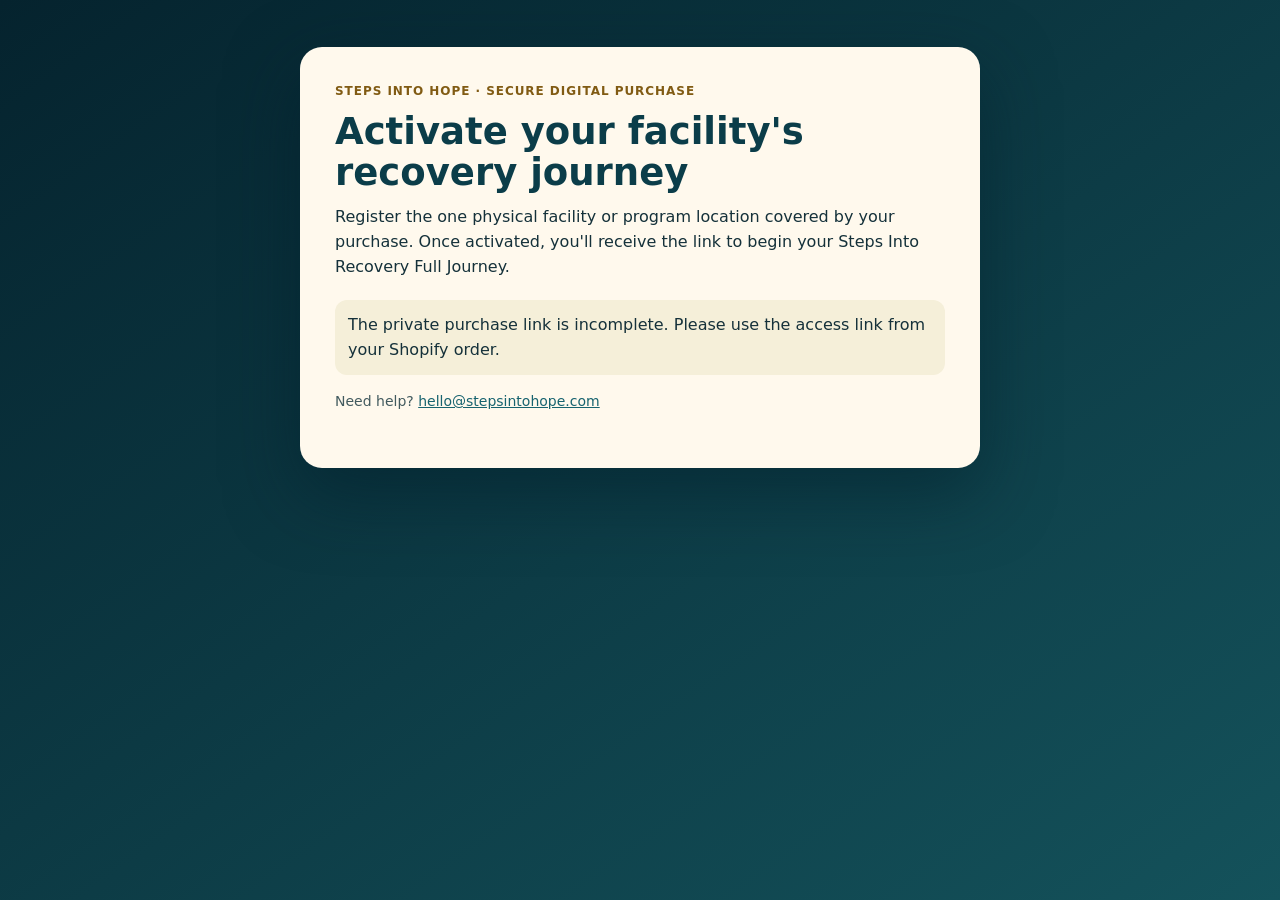
<file: facility-activate.html>
<!doctype html>
<html lang="en"><head><meta charset="utf-8"><meta name="viewport" content="width=device-width,initial-scale=1"><meta name="robots" content="noindex,nofollow"><meta name="referrer" content="no-referrer">
<title>Activate Your Facility — Steps Into Recovery</title>
<style>
:root{--teal:#0b3d49;--gold:#e7b34f;--ink:#15313a;--cream:#fff9ed}
*{box-sizing:border-box}body{margin:0;background:linear-gradient(145deg,#05232e,#14525b);color:var(--ink);font:16px/1.55 system-ui,-apple-system,Segoe UI,sans-serif;padding:20px;min-height:100vh}
main{max-width:680px;margin:3vh auto;background:var(--cream);padding:clamp(20px,5vw,35px);border-radius:22px;box-shadow:0 25px 70px #001d2a80}
h1{margin:0;color:var(--teal);font-size:clamp(26px,5vw,37px);line-height:1.12}p{margin:12px 0 20px}.tag{color:#815b13;font-weight:800;text-transform:uppercase;letter-spacing:.08em;font-size:12px;margin-bottom:10px}
label{display:block;font-size:14px;font-weight:750;margin:12px 0 4px}input{display:block;width:100%;padding:12px;border:1px solid #aebdb8;border-radius:10px;background:#fff;font:inherit}
.grid{display:grid;grid-template-columns:1fr 1fr;gap:0 13px}button,.btn{border:0;border-radius:12px;padding:13px 18px;background:var(--teal);color:white;font-size:16px;font-weight:800;cursor:pointer;display:inline-block;text-decoration:none}button[disabled]{opacity:.6;cursor:wait}
#feedback{background:#f5efd9;border-radius:12px;padding:13px;margin:16px 0;min-height:55px}
.note{color:#425a5e;font-size:14px}a{color:#17636f}
@media(max-width:550px){.grid{grid-template-columns:1fr}}
</style></head><body>
<main>
<div class="tag">Steps Into Hope · Secure digital purchase</div>
<h1>Activate your facility's recovery journey</h1>
<p>Register the one physical facility or program location covered by your purchase. Once activated, you'll receive the link to begin your Steps Into Recovery Full Journey.</p>
<div id="feedback" role="status">Checking your purchased access…</div>
<form id="activate" hidden>
<label for="facility">Facility / program name</label><input id="facility" name="facility_name" required maxlength="160" autocomplete="organization">
<label for="street">Street address</label><input id="street" name="address1" required maxlength="200" autocomplete="address-line1">
<label for="street2">Address line 2 (optional)</label><input id="street2" name="address2" maxlength="200" autocomplete="address-line2">
<div class="grid"><div><label for="city">City</label><input id="city" name="city" required maxlength="120" autocomplete="address-level2"></div><div><label for="state">State</label><input id="state" name="state" required maxlength="80" autocomplete="address-level1"></div></div>
<div class="grid"><div><label for="postal">ZIP / postal code</label><input id="postal" name="postal_code" required maxlength="20" autocomplete="postal-code"></div><div><label for="email">Facility administrator email</label><input id="email" name="admin_email" required type="email" autocomplete="email"></div></div>
<p class="note">The facility license will be linked to this location. Additional physical locations require separate licenses.</p>
<button id="activateButton" type="submit">Activate this facility</button>
</form>
<div id="ready" hidden><p><strong>Your facility access is activated.</strong></p><a id="play" class="btn" rel="noreferrer" href="#">Open Full Journey</a><p class="note">You can return to this private link to open the game again. Do not share it publicly.</p></div>
<p class="note">Need help? <a href="mailto:hello@stepsintohope.com">hello@stepsintohope.com</a></p>
</main>
<script>
'use strict';
const endpoint="https://yzexencwfirltxnmexcg.supabase.co/functions/v1/shopify-facility-activate";
const code=(new URLSearchParams(location.search).get("code")||"").trim().toUpperCase();
const feedback=document.getElementById("feedback"), form=document.getElementById("activate"),ready=document.getElementById("ready");
async function request(body){const url=endpoint+"?code="+encodeURIComponent(code);const r=await fetch(url,{method:body?"POST":"GET",headers:{"Content-Type":"application/json"},body:body?JSON.stringify(body):undefined,cache:"no-store",referrerPolicy:"no-referrer"});const j=await r.json();if(!r.ok)throw new Error(j.message||"Could not verify access");return j}
function show(d){if(d.status==="facility_active"&&d.access_url){feedback.textContent="Your facility is registered and your journey is ready.";document.getElementById("play").href=d.access_url;form.hidden=true;ready.hidden=false}else{feedback.textContent="Purchase verified. Please register your facility location.";form.hidden=false;ready.hidden=true;if(d.admin_email)document.getElementById("email").value=d.admin_email}}
(async()=>{if(!code){feedback.textContent="The private purchase link is incomplete. Please use the access link from your Shopify order.";return}try{show(await request())}catch(e){feedback.textContent=String(e.message||e)}})();
form.addEventListener("submit",async e=>{e.preventDefault();const b=document.getElementById("activateButton");b.disabled=true;feedback.textContent="Activating your facility license…";try{show(await request(Object.fromEntries(new FormData(form).entries())))}catch(err){feedback.textContent=String(err.message||err)}finally{b.disabled=false}});
</script></body></html>
</file>
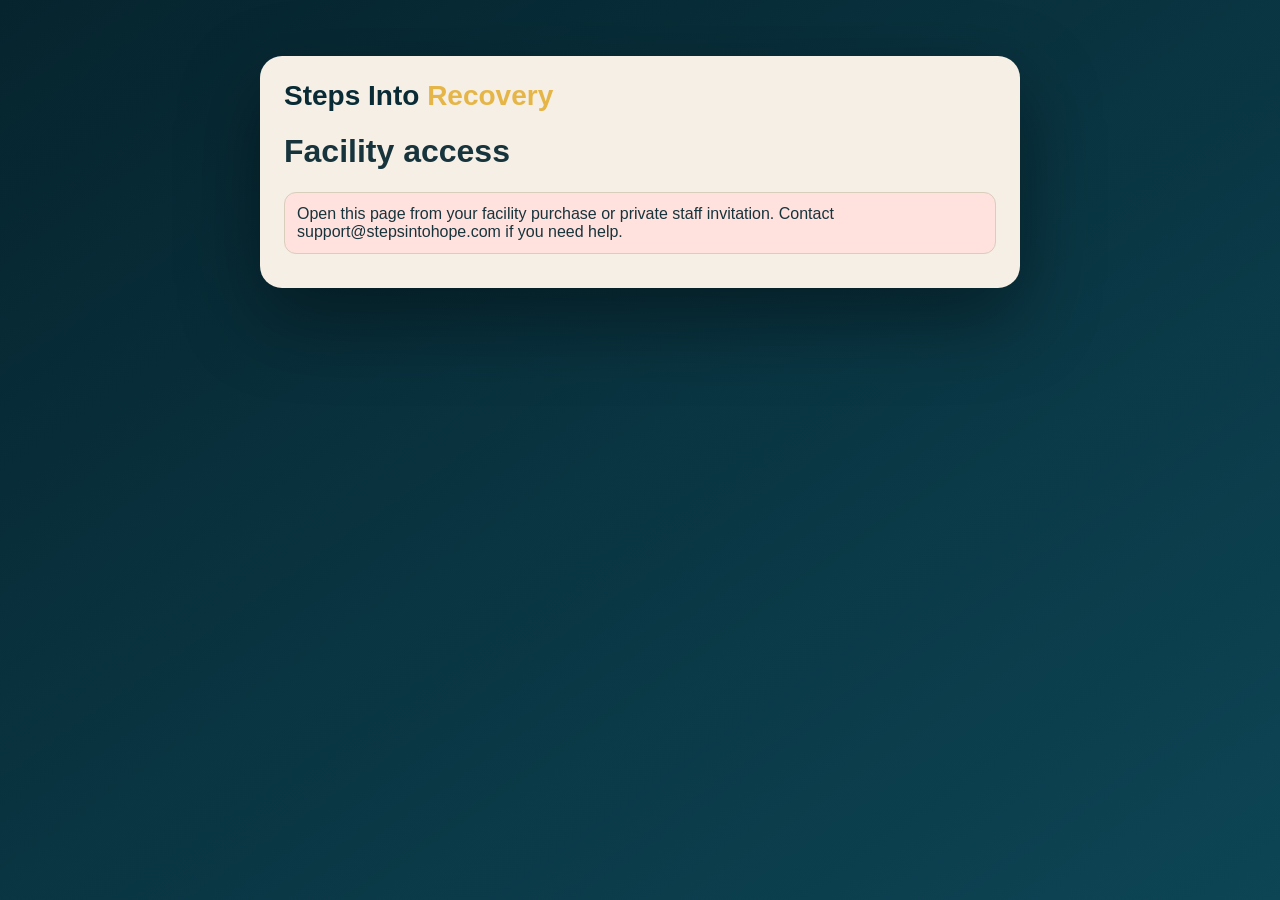
<file: facility-staff.html>
<!doctype html>
<html lang="en"><head><meta charset="utf-8"><meta name="viewport" content="width=device-width,initial-scale=1"><meta name="robots" content="noindex,nofollow">
<title>Steps Into Recovery — Facility Staff Access</title>
<style>
:root{--navy:#082b36;--teal:#1c5a58;--gold:#e5b547;--cream:#f5efe5;--ink:#17343d;--muted:#5d6d72;--line:#d9cdbb}
*{box-sizing:border-box}body{margin:0;min-height:100vh;background:linear-gradient(145deg,#06242e,#0d4555);font-family:Arial,sans-serif;color:var(--ink);padding:20px}.card{max-width:760px;margin:4vh auto;background:var(--cream);border-radius:22px;padding:24px;box-shadow:0 30px 80px #0006}.brand{font-size:28px;font-weight:900;color:var(--navy)}.brand span{color:var(--gold)}.note,.status,.staff{padding:12px;border-radius:12px;background:#fff;border:1px solid var(--line);margin:10px 0}.err{background:#ffe1dd}.warn{background:#fff2cc}.code{font:800 16px ui-monospace,monospace;background:#fff;padding:12px;border-radius:11px;word-break:break-all;border:1px solid var(--line)}label{display:block;font-weight:800;margin:12px 0 5px}input{width:100%;padding:12px;border:2px solid var(--line);border-radius:10px;font-size:16px}.btn,button{display:inline-block;border:0;border-radius:11px;background:var(--teal);color:#fff;font-weight:900;font-size:16px;padding:13px 17px;text-decoration:none;cursor:pointer}.actions{display:flex;gap:9px;flex-wrap:wrap;margin-top:14px}.small{font-size:13px;color:var(--muted)}#adminPanel,#staffReady{display:none}
</style></head>
<body><main class="card" data-build="11.1.0">
<div class="brand">Steps Into <span>Recovery</span></div>
<h1 id="title">Facility access</h1><div id="status" class="status">Checking access…</div>
<section id="adminPanel">
 <div id="facilityInfo" class="note"></div>
 <h2>Invite staff</h2><form id="inviteForm"><label>Staff email<input id="staffEmail" type="email" required></label><button type="submit">Create private staff invite</button></form>
 <div id="inviteResult"></div><h2>Staff</h2><div id="staffList"></div>
</section>
<section id="staffReady">
 <h2>Your staff access is ready</h2><p>Your personal Full Journey access code:</p><div id="staffAccessCode" class="code"></div>
 <div class="actions"><a id="staffGameLink" class="btn" href="#">Open Full Journey</a></div>
 <p class="small">Your access remains tied to the active facility license for this location.</p>
</section>
</main>
<script>
const API='https://yzexencwfirltxnmexcg.supabase.co/functions/v1/facility-staff';
const qs=new URLSearchParams(location.search);
const incomingAdmin=(qs.get('admin_code')||'').trim().toUpperCase();
const savedAdmin=(localStorage.getItem('sih_facility_admin_code')||'').trim().toUpperCase();
const adminCode=incomingAdmin||savedAdmin;
const email=(qs.get('email')||'').trim().toLowerCase(),inviteCode=(qs.get('invite_code')||'').trim().toUpperCase();
const statusBox=document.getElementById('status'),title=document.getElementById('title');
function fail(msg){statusBox.className='status err';statusBox.textContent=msg+' Contact support@stepsintohope.com if you need help.'}
function renderStaff(rows){const box=document.getElementById('staffList');box.innerHTML='';if(!rows?.length){box.innerHTML='<div class="note">No staff invited yet.</div>';return}rows.forEach(r=>{const d=document.createElement('div');d.className='staff';d.textContent=r.email+' — '+r.role+' — '+r.status;box.appendChild(d)})}
async function adminLoad(){
 try{
  const r=await fetch(API+'?api=1&admin_code='+encodeURIComponent(adminCode),{cache:'no-store'}),d=await r.json();
  if(!r.ok){fail(d.message||'Facility administrator access is not valid.');return}
  if(incomingAdmin){localStorage.setItem('sih_facility_admin_code',adminCode);history.replaceState(null,'',location.pathname)}
  title.textContent='Facility staff access';statusBox.textContent='Administrator access verified.';
  document.getElementById('facilityInfo').textContent=d.facility.facility_name+' — '+d.facility.address1+', '+d.facility.city+', '+d.facility.state+' '+d.facility.postal_code;
  renderStaff(d.staff);document.getElementById('adminPanel').style.display='block'
 }catch(e){fail('We could not reach the staff-access service.')}
}
document.getElementById('inviteForm').addEventListener('submit',async e=>{
 e.preventDefault();const btn=e.currentTarget.querySelector('button');btn.disabled=true;const staffEmail=document.getElementById('staffEmail').value.trim().toLowerCase();
 try{
  const r=await fetch(API+'?api=1',{method:'POST',headers:{'Content-Type':'application/json'},body:JSON.stringify({action:'invite_staff',admin_code:adminCode,staff_email:staffEmail})}),d=await r.json();
  if(!r.ok){fail(d.message||'Staff invitation could not be created.');btn.disabled=false;return}
  const box=document.getElementById('inviteResult');box.innerHTML='';const p=document.createElement('div');p.className='note warn';p.textContent='Private invitation for '+d.staff_email+':';const c=document.createElement('div');c.className='code';c.textContent=d.invite_url;box.append(p,c);
  btn.disabled=false;document.getElementById('staffEmail').value='';await adminLoad()
 }catch(e){fail('Staff invitation could not be created.');btn.disabled=false}
});
async function redeem(){
 try{
  const r=await fetch(API+'?api=1',{method:'POST',headers:{'Content-Type':'application/json'},body:JSON.stringify({action:'redeem_staff',email,invite_code:inviteCode})}),d=await r.json();
  if(!r.ok){fail(d.message||'This staff invitation is invalid or has already been used.');return}
  title.textContent='Staff access ready';statusBox.textContent='Your facility staff access is active.';
  document.getElementById('staffAccessCode').textContent=d.access_code;const gameUrl=new URL(d.access_url);gameUrl.searchParams.set('v','11.1.0');document.getElementById('staffGameLink').href=gameUrl.toString();document.getElementById('staffReady').style.display='block';
  history.replaceState(null,'',location.pathname)
 }catch(e){fail('We could not redeem this staff invitation.')}
}
if(email&&inviteCode)redeem();else if(adminCode)adminLoad();else fail('Open this page from your facility purchase or private staff invitation.');
</script></body></html>
</file>
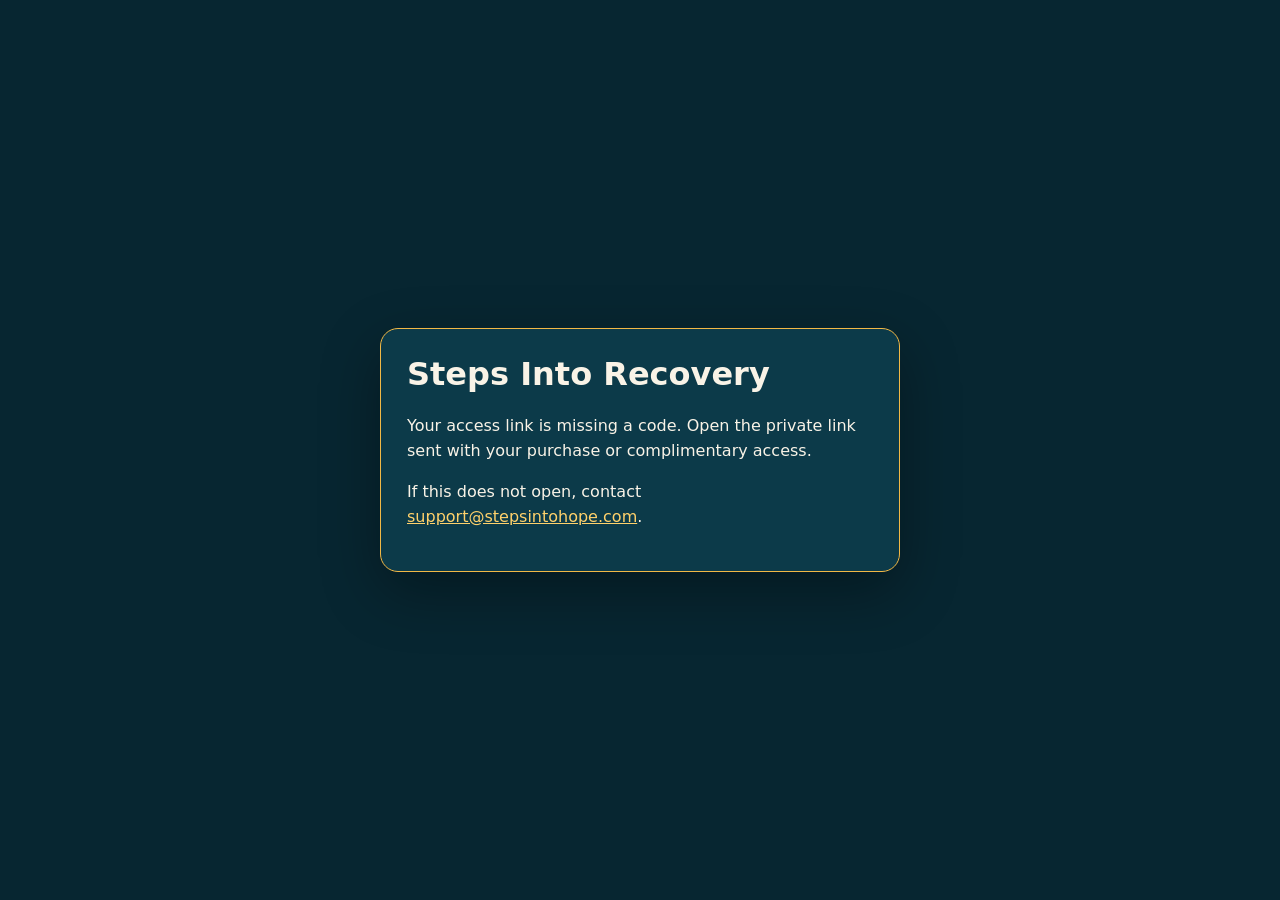
<file: full-journey.html>
<!doctype html>
<html lang="en">
<head>
<meta charset="utf-8">
<meta name="viewport" content="width=device-width, initial-scale=1, viewport-fit=cover">
<meta name="robots" content="noindex,nofollow">
<title>Steps Into Recovery — Secure Full Journey</title>
<style>
*{box-sizing:border-box}body{margin:0;min-height:100vh;background:#072631;color:#f9f3e7;font-family:system-ui,Arial,sans-serif;display:grid;place-items:center;padding:20px}
main{max-width:520px;background:#0c3a49;padding:26px;border:1px solid #f1b846;border-radius:18px;box-shadow:0 20px 60px #0005}
h1{margin-top:0}p{line-height:1.55}a{color:#ffd16b}
</style>
</head>
<body>
<main id="access-status" data-build="11.1.0">
<h1>Steps Into Recovery</h1>
<p id="access-message" role="status">Verifying your Full Journey access…</p>
<p>If this does not open, contact <a href="mailto:support@stepsintohope.com">support@stepsintohope.com</a>.</p>
</main>
<script>
(async function() {
  'use strict';
  const endpoint="https://yzexencwfirltxnmexcg.supabase.co/functions/v1/protected-journey-content";
  const params=new URLSearchParams(location.search);
  const incoming=(params.get('code')||'').trim().toUpperCase();
  let saved='';
  try { saved=(localStorage.getItem('sih_full_journey_code')||'').trim().toUpperCase(); } catch(e) {}
  const code=incoming||saved;
  const status=document.getElementById('access-message');
  function deny(message) { status.textContent=message; }
  if(!code) {
    deny('Your access link is missing a code. Open the private link sent with your purchase or complimentary access.');
    return;
  }
  try {
    const response=await fetch(endpoint,{
      method:'POST',
      headers:{'Content-Type':'application/json'},
      body:JSON.stringify({code}),
      cache:'no-store',
      referrerPolicy:'no-referrer'
    });
    const result=await response.json();
    if(!response.ok||!result.authorized||typeof result.html!=='string'||!result.html.includes('id="app"')) {
      deny('Your Full Journey access could not be verified. Check your access link or contact support.');
      return;
    }
    try { localStorage.setItem('sih_full_journey_code',code); } catch(e) {}
    if(incoming) history.replaceState(null,'',location.pathname);
    document.open();
    document.write(result.html);
    document.close();
  } catch(e) {
    deny('We could not verify access right now. Please retry, or contact support.');
  }
})();
</script>
</body></html>
</file>
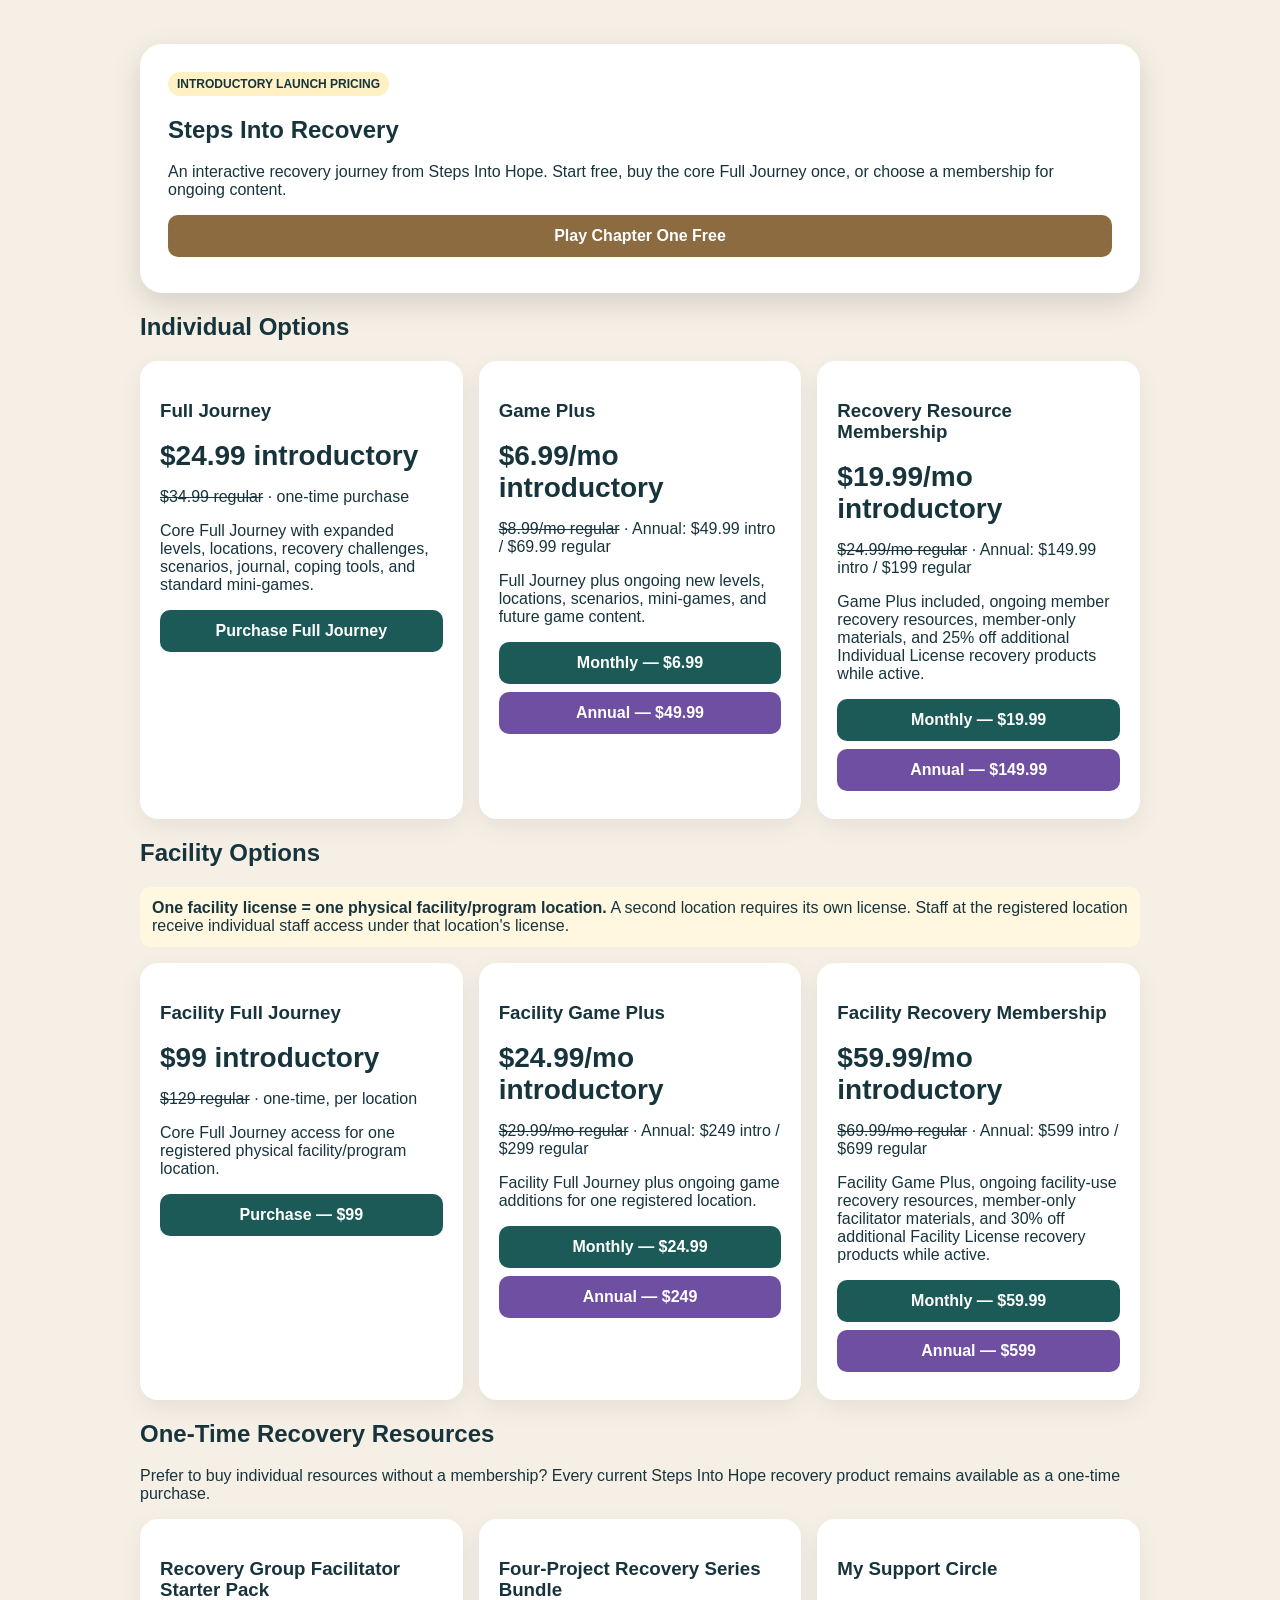
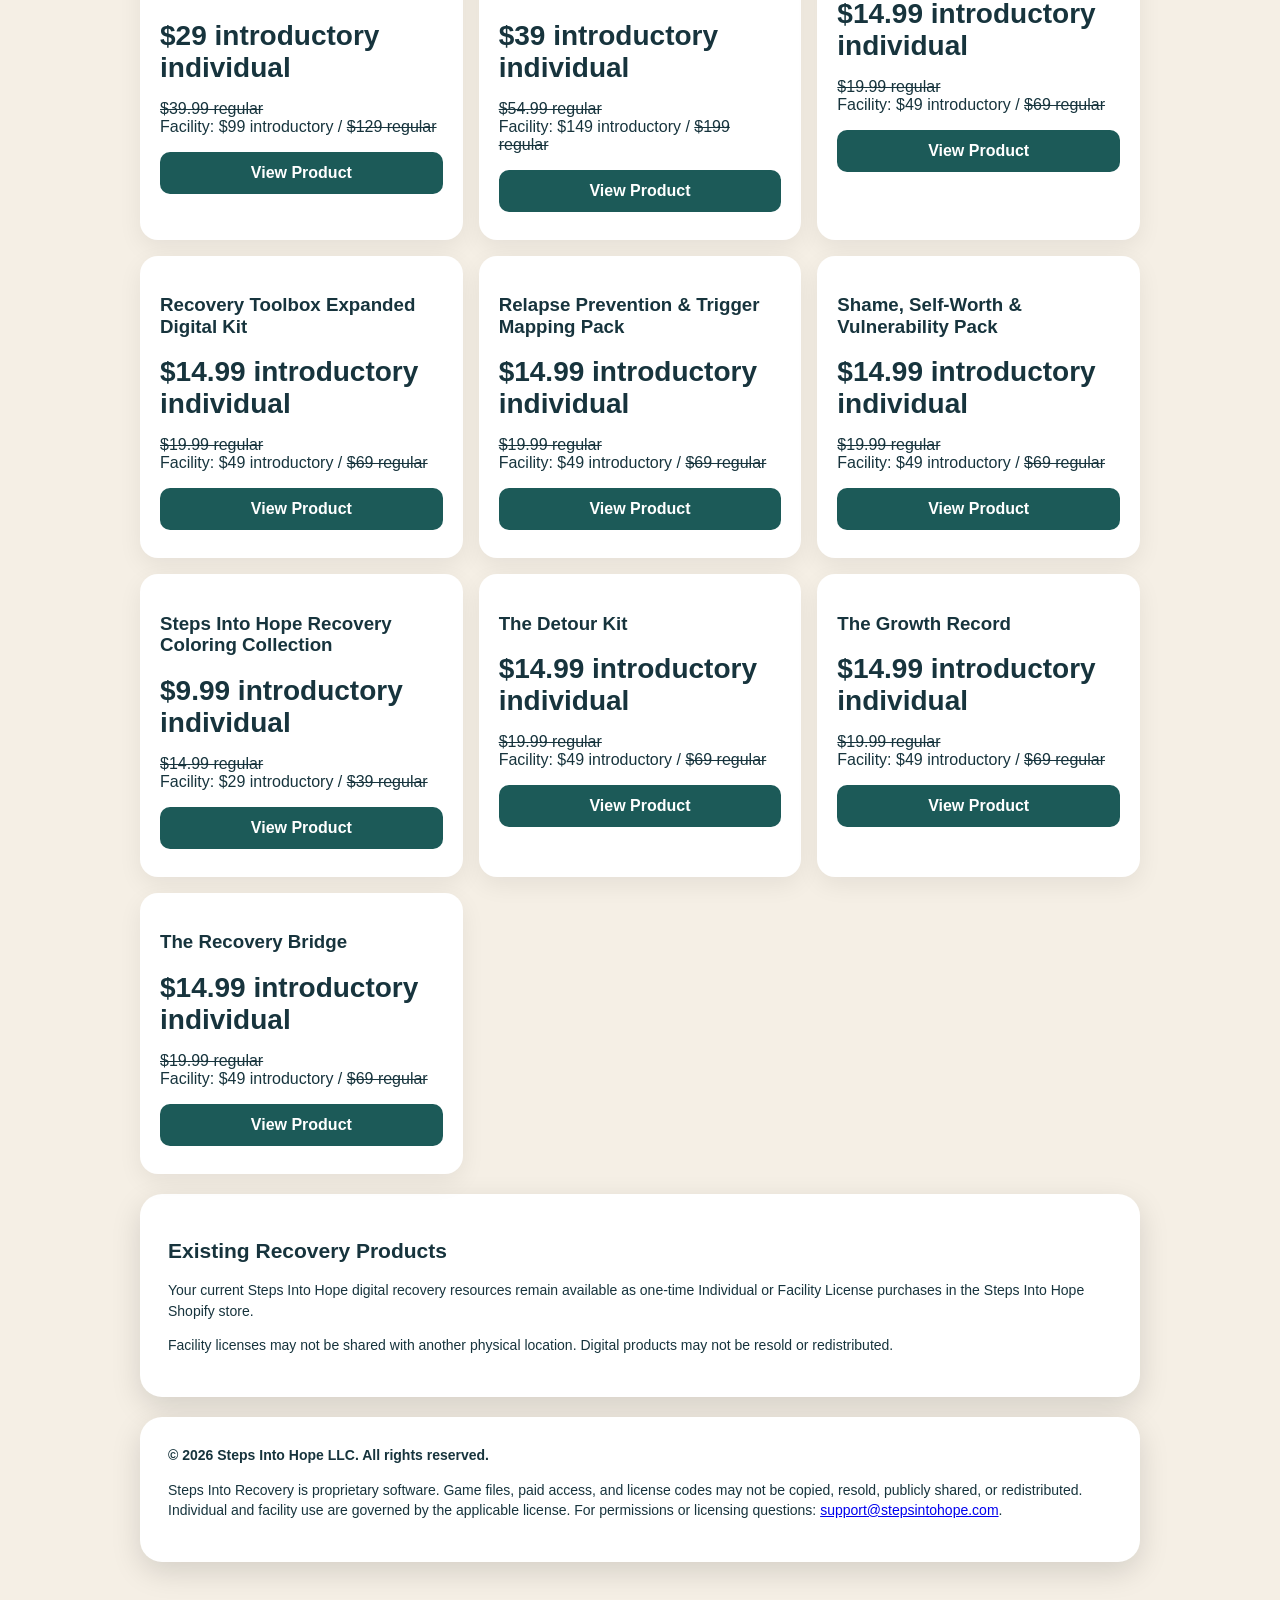
<file: plans.html>
<!doctype html>
<html lang="en"><head><meta charset="utf-8"><meta name="viewport" content="width=device-width,initial-scale=1">
<title>Steps Into Recovery — Plans & Memberships</title>
<style>
body{font-family:Arial,sans-serif;margin:0;background:#f5efe5;color:#17343d}.wrap{max-width:1000px;margin:auto;padding:24px}.hero{background:#fff;border-radius:22px;padding:28px;box-shadow:0 10px 30px #0002;margin:20px 0}.grid{display:grid;grid-template-columns:repeat(auto-fit,minmax(260px,1fr));gap:16px}.card{background:#fff;border-radius:18px;padding:20px;box-shadow:0 8px 24px #0001}.price{font-size:28px;font-weight:800;margin:8px 0}.btn{display:block;text-align:center;padding:12px 14px;margin:8px 0;border-radius:10px;text-decoration:none;font-weight:800;background:#1c5a58;color:#fff}.alt{background:#6e4fa2}.free{background:#8b6b3f}.tag{display:inline-block;background:#fff1c4;padding:5px 9px;border-radius:999px;font-size:12px;font-weight:700}.note{background:#fff7df;padding:12px;border-radius:10px}.small{font-size:14px;line-height:1.45}h1,h2,h3{line-height:1.15}
</style></head><body><main class="wrap">
<section class="hero"><span class="tag">INTRODUCTORY LAUNCH PRICING</span><h1>Steps Into Recovery</h1><p>An interactive recovery journey from Steps Into Hope. Start free, buy the core Full Journey once, or choose a membership for ongoing content.</p><a class="btn free" href="./">Play Chapter One Free</a></section>

<h2>Individual Options</h2><div class="grid">
<section class="card"><h3>Full Journey</h3><div class="price">$24.99 introductory</div><p><s>$34.99 regular</s> · one-time purchase</p><p>Core Full Journey with expanded levels, locations, recovery challenges, scenarios, journal, coping tools, and standard mini-games.</p><a class="btn" href="https://buy.stripe.com/dRm5kD15A9NK107dqj04805">Purchase Full Journey</a></section>
<section class="card"><h3>Game Plus</h3><div class="price">$6.99/mo introductory</div><p><s>$8.99/mo regular</s> · Annual: $49.99 intro / $69.99 regular</p><p>Full Journey plus ongoing new levels, locations, scenarios, mini-games, and future game content.</p><a class="btn" href="https://buy.stripe.com/cNi14ng0u6By9wD2LF04806">Monthly — $6.99</a><a class="btn alt" href="https://buy.stripe.com/14AfZhaGae4010771V04807">Annual — $49.99</a></section>
<section class="card"><h3>Recovery Resource Membership</h3><div class="price">$19.99/mo introductory</div><p><s>$24.99/mo regular</s> · Annual: $149.99 intro / $199 regular</p><p>Game Plus included, ongoing member recovery resources, member-only materials, and 25% off additional Individual License recovery products while active.</p><a class="btn" href="https://buy.stripe.com/cNicN57tY6By6kr0Dx04808">Monthly — $19.99</a><a class="btn alt" href="https://buy.stripe.com/9B66oH3dIbVSgZ5gCv04809">Annual — $149.99</a></section>
</div>

<h2>Facility Options</h2><p class="note"><strong>One facility license = one physical facility/program location.</strong> A second location requires its own license. Staff at the registered location receive individual staff access under that location's license.</p>
<div class="grid">
<section class="card"><h3>Facility Full Journey</h3><div class="price">$99 introductory</div><p><s>$129 regular</s> · one-time, per location</p><p>Core Full Journey access for one registered physical facility/program location.</p><a class="btn" href="https://buy.stripe.com/bJe00j9C6e406kreun0480a">Purchase — $99</a></section>
<section class="card"><h3>Facility Game Plus</h3><div class="price">$24.99/mo introductory</div><p><s>$29.99/mo regular</s> · Annual: $249 intro / $299 regular</p><p>Facility Full Journey plus ongoing game additions for one registered location.</p><a class="btn" href="https://buy.stripe.com/8x28wPbKeaROfV14TN0480b">Monthly — $24.99</a><a class="btn alt" href="https://buy.stripe.com/9B69ATg0uf847ov85Z0480c">Annual — $249</a></section>
<section class="card"><h3>Facility Recovery Membership</h3><div class="price">$59.99/mo introductory</div><p><s>$69.99/mo regular</s> · Annual: $599 intro / $699 regular</p><p>Facility Game Plus, ongoing facility-use recovery resources, member-only facilitator materials, and 30% off additional Facility License recovery products while active.</p><a class="btn" href="https://buy.stripe.com/9B64gz15AbVS24bfyr0480d">Monthly — $59.99</a><a class="btn alt" href="https://buy.stripe.com/5kQ5kD6pUaROaAH85Z0480e">Annual — $599</a></section>
</div>

<h2>One-Time Recovery Resources</h2>
<p>Prefer to buy individual resources without a membership? Every current Steps Into Hope recovery product remains available as a one-time purchase.</p>
<div class="grid">
<section class="card"><h3>Recovery Group Facilitator Starter Pack</h3><div class="price">$29 introductory individual</div><p><s>$39.99 regular</s><br>Facility: $99 introductory / <s>$129 regular</s></p><a class="btn" href="https://w6d8g1-p1.myshopify.com/products/recovery-group-facilitator-starter-pack">View Product</a></section>
<section class="card"><h3>Four-Project Recovery Series Bundle</h3><div class="price">$39 introductory individual</div><p><s>$54.99 regular</s><br>Facility: $149 introductory / <s>$199 regular</s></p><a class="btn" href="https://w6d8g1-p1.myshopify.com/products/four-project-recovery-series-bundle">View Product</a></section>
<section class="card"><h3>My Support Circle</h3><div class="price">$14.99 introductory individual</div><p><s>$19.99 regular</s><br>Facility: $49 introductory / <s>$69 regular</s></p><a class="btn" href="https://w6d8g1-p1.myshopify.com/products/my-support-circle">View Product</a></section>
<section class="card"><h3>Recovery Toolbox Expanded Digital Kit</h3><div class="price">$14.99 introductory individual</div><p><s>$19.99 regular</s><br>Facility: $49 introductory / <s>$69 regular</s></p><a class="btn" href="https://w6d8g1-p1.myshopify.com/products/recovery-toolbox-expanded-digital-kit">View Product</a></section>
<section class="card"><h3>Relapse Prevention & Trigger Mapping Pack</h3><div class="price">$14.99 introductory individual</div><p><s>$19.99 regular</s><br>Facility: $49 introductory / <s>$69 regular</s></p><a class="btn" href="https://w6d8g1-p1.myshopify.com/products/relapse-prevention-trigger-mapping-pack">View Product</a></section>
<section class="card"><h3>Shame, Self-Worth & Vulnerability Pack</h3><div class="price">$14.99 introductory individual</div><p><s>$19.99 regular</s><br>Facility: $49 introductory / <s>$69 regular</s></p><a class="btn" href="https://w6d8g1-p1.myshopify.com/products/shame-self-worth-vulnerability-pack">View Product</a></section>
<section class="card"><h3>Steps Into Hope Recovery Coloring Collection</h3><div class="price">$9.99 introductory individual</div><p><s>$14.99 regular</s><br>Facility: $29 introductory / <s>$39 regular</s></p><a class="btn" href="https://w6d8g1-p1.myshopify.com/products/steps-into-hope-recovery-coloring-collection-1">View Product</a></section>
<section class="card"><h3>The Detour Kit</h3><div class="price">$14.99 introductory individual</div><p><s>$19.99 regular</s><br>Facility: $49 introductory / <s>$69 regular</s></p><a class="btn" href="https://w6d8g1-p1.myshopify.com/products/the-detour-kit">View Product</a></section>
<section class="card"><h3>The Growth Record</h3><div class="price">$14.99 introductory individual</div><p><s>$19.99 regular</s><br>Facility: $49 introductory / <s>$69 regular</s></p><a class="btn" href="https://w6d8g1-p1.myshopify.com/products/the-growth-record">View Product</a></section>
<section class="card"><h3>The Recovery Bridge</h3><div class="price">$14.99 introductory individual</div><p><s>$19.99 regular</s><br>Facility: $49 introductory / <s>$69 regular</s></p><a class="btn" href="https://w6d8g1-p1.myshopify.com/products/the-recovery-bridge">View Product</a></section>
</div><section class="hero small"><h2>Existing Recovery Products</h2><p>Your current Steps Into Hope digital recovery resources remain available as one-time Individual or Facility License purchases in the Steps Into Hope Shopify store.</p><p>Facility licenses may not be shared with another physical location. Digital products may not be resold or redistributed.</p></section>
<footer class="hero small"><strong>© 2026 Steps Into Hope LLC. All rights reserved.</strong><p>Steps Into Recovery is proprietary software. Game files, paid access, and license codes may not be copied, resold, publicly shared, or redistributed. Individual and facility use are governed by the applicable license. For permissions or licensing questions: <a href="mailto:support@stepsintohope.com">support@stepsintohope.com</a>.</p></footer>
</main></body></html>
</file>
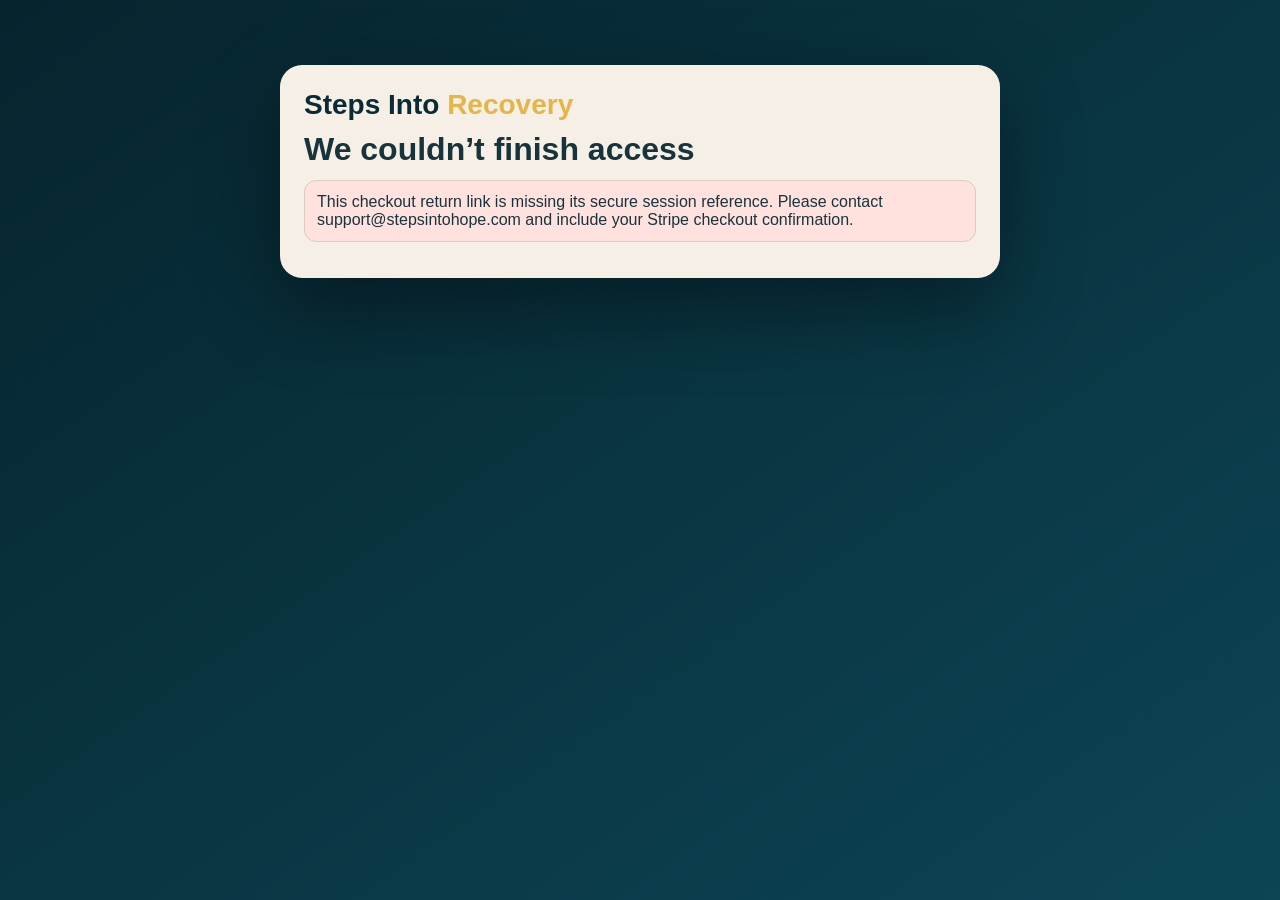
<file: purchase.html>
<!doctype html>
<html lang="en">
<head>
<meta charset="utf-8">
<meta name="viewport" content="width=device-width,initial-scale=1">
<meta name="robots" content="noindex,nofollow">
<meta name="referrer" content="no-referrer">
<title>Steps Into Recovery — Purchase Complete</title>
<style>
:root{--navy:#082b36;--teal:#1c5a58;--gold:#e5b547;--cream:#f5efe5;--ink:#17343d;--muted:#5d6d72;--line:#d9cdbb}
*{box-sizing:border-box}body{margin:0;min-height:100vh;background:linear-gradient(145deg,#06242e,#0d4555);font-family:Arial,sans-serif;color:var(--ink);padding:20px}
.card{max-width:720px;margin:5vh auto;background:var(--cream);border-radius:22px;padding:24px;box-shadow:0 30px 80px #0006}.brand{font-size:28px;font-weight:900;color:var(--navy)}.brand span{color:var(--gold)}
h1{margin:10px 0}.note,.status{padding:12px;border-radius:12px;background:#fff;border:1px solid var(--line);margin:12px 0}.warn{background:#fff2cc}.err{background:#ffe1dd}.code{font:800 18px ui-monospace,monospace;background:#fff;padding:12px;border-radius:11px;word-break:break-all;border:1px solid var(--line)}
.btn,button{display:inline-block;border:0;border-radius:11px;background:var(--teal);color:#fff;font-weight:900;font-size:16px;padding:13px 17px;text-decoration:none;cursor:pointer}.btn.gold{background:#9b7418}.actions{display:flex;gap:9px;flex-wrap:wrap;margin-top:14px}
label{display:block;font-weight:800;margin:11px 0 5px}input{width:100%;padding:12px;border:2px solid var(--line);border-radius:10px;font-size:16px}.row{display:grid;grid-template-columns:1fr 1fr;gap:10px}
#facilityForm{display:none}.small{font-size:13px;color:var(--muted)}
@media(max-width:620px){.row{grid-template-columns:1fr}.card{margin:1vh auto;padding:18px}}
</style>
</head>
<body>
<main class="card" data-build="11.1.0">
<div class="brand">Steps Into <span>Recovery</span></div>
<h1 id="title">Finishing your access…</h1>
<div id="status" class="status">Your payment was received. We’re securely preparing your access.</div>
<div id="ready" hidden>
  <p>Your personal Full Journey access code:</p>
  <div id="accessCode" class="code"></div>
  <div id="memberBenefit"></div>
  <div class="actions"><a id="gameLink" class="btn" href="#">Open Full Journey</a><a id="staffLink" class="btn gold" href="#" hidden>Manage Facility Staff</a></div>
  <p class="small">Keep this code private. Your game progress and written reflections stay in this browser’s local game save.</p>
</div>
<form id="facilityForm">
  <h2>Activate your facility license</h2>
  <p>This license covers one physical facility/program location.</p>
  <p>Facility license code:</p><div id="facilityCode" class="code"></div>
  <label>Facility / program name<input name="facility_name" required maxlength="160"></label>
  <label>Street address<input name="address1" required maxlength="200"></label>
  <label>Address line 2 (optional)<input name="address2" maxlength="200"></label>
  <div class="row"><div><label>City<input name="city" required maxlength="120"></label></div><div><label>State<input name="state" required maxlength="80"></label></div></div>
  <div class="row"><div><label>ZIP code<input name="postal_code" required maxlength="20"></label></div><div><label>Admin email<input id="adminEmail" name="admin_email" type="email" required></label></div></div>
  <div class="note warn">Once activated, this license is bound to this physical location. A different location requires a separate license.</div>
  <button type="submit">Activate this location</button>
</form>
</main>
<script>
const API='https://yzexencwfirltxnmexcg.supabase.co/functions/v1/purchase-complete';
const qs=new URLSearchParams(location.search),sessionId=qs.get('session_id')||'';
const title=document.getElementById('title'),statusBox=document.getElementById('status'),ready=document.getElementById('ready'),form=document.getElementById('facilityForm');
let tries=0;
function fail(msg){title.textContent='We couldn’t finish access';statusBox.className='status err';statusBox.textContent=msg+' Please contact support@stepsintohope.com and include your Stripe checkout confirmation.'}
function benefit(code,label){document.getElementById('memberBenefit').innerHTML=code?'<div class="note warn"><b>'+label+'</b><div class="code">'+code+'</div><span class="small">Use this discount only while the qualifying membership is active.</span></div>':''}
function showReady(d){
 title.textContent=d.facility_active?'Facility access is ready':'Your Steps Into Recovery access is ready';
 statusBox.textContent=d.facility_active?'Your facility license is active and your administrator Full Journey access is ready.':'Your access is active.';
 document.getElementById('accessCode').textContent=d.access_code||'';
 const gameUrl=new URL(d.access_url);gameUrl.searchParams.set('v','11.1.0');document.getElementById('gameLink').href=gameUrl.toString();
 const staffLink=document.getElementById('staffLink');
 if(d.facility_active&&d.access_code){staffLink.href='https://reiven5150-alt.github.io/steps-into-recovery-test/facility-staff.html?admin_code='+encodeURIComponent(d.access_code)+'&v=11.1.0';staffLink.hidden=false}else{staffLink.hidden=true}
 benefit(d.member_discount,d.member_discount_label||'Active-member product discount');
 ready.hidden=false;form.style.display='none'
}
function showFacility(d){
 title.textContent='Activate your facility license';statusBox.textContent='Your purchase is active. Complete the one-location facility activation below.';
 document.getElementById('facilityCode').textContent=d.facility_license_code||'';
 document.getElementById('adminEmail').value=d.admin_email||'';
 form.style.display='block';ready.hidden=true
}
async function poll(){
 if(!sessionId){fail('This checkout return link is missing its secure session reference.');return}
 try{
  const r=await fetch(API+'?api=1&session_id='+encodeURIComponent(sessionId),{cache:'no-store'});
  const d=await r.json();
  if(r.status===202||d.status==='pending'){if(++tries>20){fail('Your payment is complete, but access is taking longer than expected to synchronize.');return}statusBox.textContent='Payment confirmed. Waiting for your access record…';setTimeout(poll,1500);return}
  if(!r.ok){fail(d.message||'Your access record could not be prepared.');return}
  if(d.status==='facility_activation_required'){showFacility(d);return}
  if(d.status==='ready'||d.status==='facility_active'){showReady(d);return}
  fail('Unexpected access status.')
 }catch(e){if(++tries<=8){setTimeout(poll,1500)}else fail('We could not reach the access service.')}
}
form.addEventListener('submit',async e=>{
 e.preventDefault();const btn=form.querySelector('button');btn.disabled=true;statusBox.textContent='Activating this facility location…';
 try{
  const body=Object.fromEntries(new FormData(form).entries());body.action='activate_facility';body.license_code=document.getElementById('facilityCode').textContent;
  const r=await fetch(API+'?api=1&session_id='+encodeURIComponent(sessionId),{method:'POST',headers:{'Content-Type':'application/json'},body:JSON.stringify(body)});
  const d=await r.json();if(!r.ok){statusBox.className='status err';statusBox.textContent=d.message||'Facility activation failed.';btn.disabled=false;return}
  showReady(d)
 }catch(e){statusBox.className='status err';statusBox.textContent='Facility activation could not be completed. Please try again.';btn.disabled=false}
});
poll();
</script>
</body></html>
</file>
